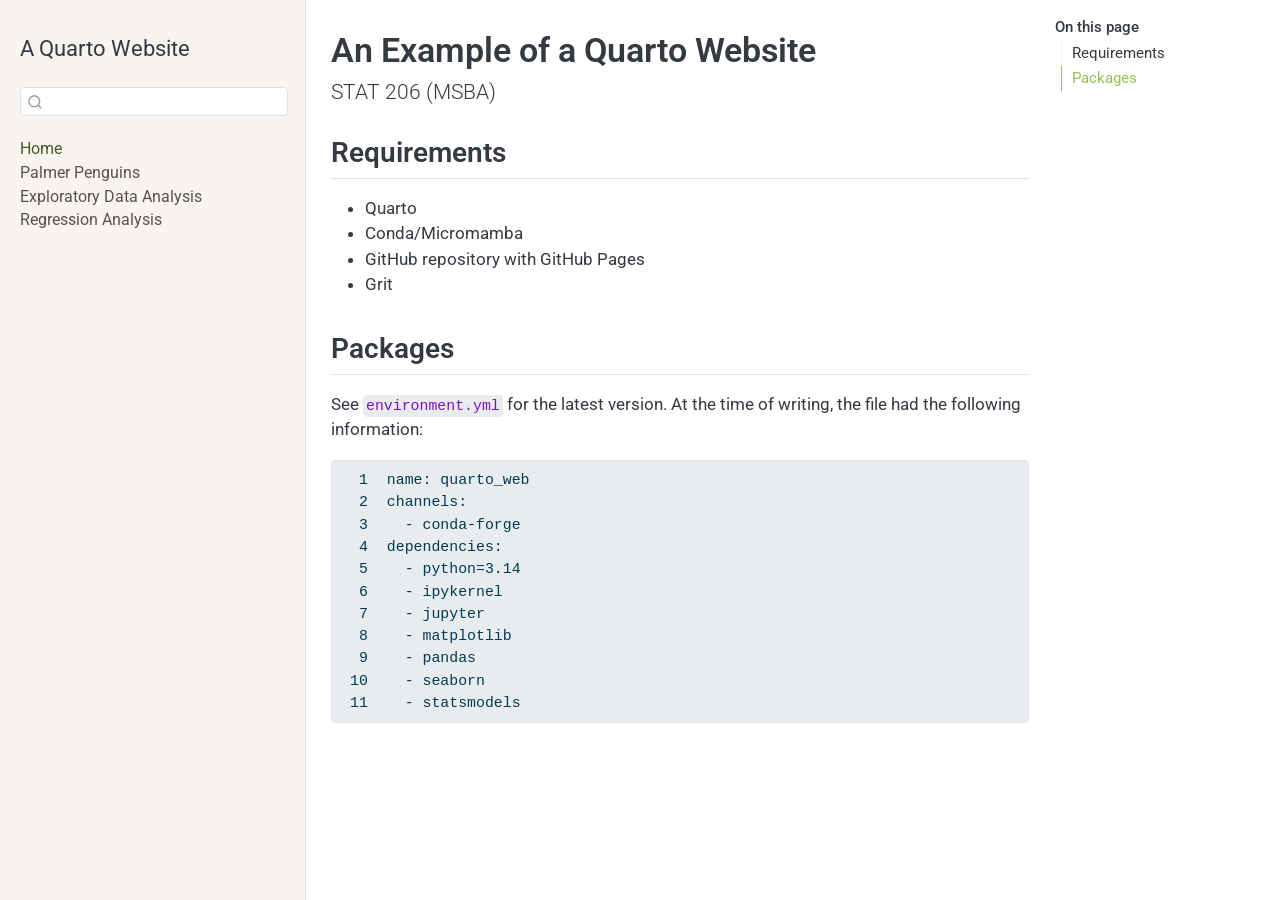
<file: index.html>
<!DOCTYPE html>
<html xmlns="http://www.w3.org/1999/xhtml" lang="en" xml:lang="en"><head>

<meta charset="utf-8">
<meta name="generator" content="quarto-1.9.38">

<meta name="viewport" content="width=device-width, initial-scale=1.0, user-scalable=yes">


<title>An Example of a Quarto Website</title>
<style>
/* Default styles provided by pandoc.
** See https://pandoc.org/MANUAL.html#variables-for-html for config info.
*/
code{white-space: pre-wrap;}
span.smallcaps{font-variant: small-caps;}
div.columns{display: flex; gap: min(4vw, 1.5em);}
div.column{flex: auto; overflow-x: auto;}
div.hanging-indent{margin-left: 1.5em; text-indent: -1.5em;}
ul.task-list{list-style: none;}
ul.task-list li input[type="checkbox"] {
  width: 0.8em;
  margin: 0 0.8em 0.2em -1em; /* quarto-specific, see https://github.com/quarto-dev/quarto-cli/issues/4556 */ 
  vertical-align: middle;
}
/* CSS for syntax highlighting */
html { -webkit-text-size-adjust: 100%; }
pre > code.sourceCode { white-space: pre; position: relative; }
pre > code.sourceCode > span { display: inline-block; line-height: 1.25; }
pre > code.sourceCode > span:empty { height: 1.2em; }
.sourceCode { overflow: visible; }
code.sourceCode > span { color: inherit; text-decoration: inherit; }
div.sourceCode { margin: 1em 0; }
pre.sourceCode { margin: 0; }
@media screen {
div.sourceCode { overflow: auto; }
}
@media print {
pre > code.sourceCode { white-space: pre-wrap; }
pre > code.sourceCode > span { text-indent: -5em; padding-left: 5em; }
}
pre.numberSource code
  { counter-reset: source-line 0; }
pre.numberSource code > span
  { position: relative; left: -4em; counter-increment: source-line; }
pre.numberSource code > span > a:first-child::before
  { content: counter(source-line);
    position: relative; left: -1em; text-align: right; vertical-align: baseline;
    border: none; display: inline-block;
    -webkit-touch-callout: none; -webkit-user-select: none;
    -khtml-user-select: none; -moz-user-select: none;
    -ms-user-select: none; user-select: none;
    padding: 0 4px; width: 4em;
  }
pre.numberSource { margin-left: 3em;  padding-left: 4px; }
div.sourceCode
  {   }
@media screen {
pre > code.sourceCode > span > a:first-child::before { text-decoration: underline; }
}
</style>


<script src="site_libs/quarto-nav/quarto-nav.js"></script>
<script src="site_libs/quarto-nav/headroom.min.js"></script>
<script src="site_libs/clipboard/clipboard.min.js"></script>
<script src="site_libs/quarto-search/autocomplete.umd.js"></script>
<script src="site_libs/quarto-search/fuse.min.js"></script>
<script src="site_libs/quarto-search/quarto-search.js"></script>
<meta name="quarto:offset" content="./">
<script src="site_libs/quarto-html/quarto.js" type="module"></script>
<script src="site_libs/quarto-html/tabsets/tabsets.js" type="module"></script>
<script src="site_libs/quarto-html/popper.min.js"></script>
<script src="site_libs/quarto-html/tippy.umd.min.js"></script>
<script src="site_libs/quarto-html/anchor.min.js"></script>
<link href="site_libs/quarto-html/tippy.css" rel="stylesheet">
<link href="site_libs/quarto-html/quarto-syntax-highlighting-15634bcf2e68342d4ad2dfa704d543f6.css" rel="stylesheet" id="quarto-text-highlighting-styles">
<script src="site_libs/bootstrap/bootstrap.min.js"></script>
<link href="site_libs/bootstrap/bootstrap-icons.css" rel="stylesheet">
<link href="site_libs/bootstrap/bootstrap-e8914302cfda1c6bef5c8b62f1d7650b.min.css" rel="stylesheet" append-hash="true" id="quarto-bootstrap" data-mode="light">
<script id="quarto-search-options" type="application/json">{
  "location": "sidebar",
  "copy-button": false,
  "collapse-after": 3,
  "panel-placement": "start",
  "type": "textbox",
  "limit": 50,
  "keyboard-shortcut": [
    "f",
    "/",
    "s"
  ],
  "show-item-context": false,
  "language": {
    "search-no-results-text": "No results",
    "search-matching-documents-text": "matching documents",
    "search-copy-link-title": "Copy link to search",
    "search-hide-matches-text": "Hide additional matches",
    "search-more-match-text": "more match in this document",
    "search-more-matches-text": "more matches in this document",
    "search-clear-button-title": "Clear",
    "search-text-placeholder": "",
    "search-detached-cancel-button-title": "Cancel",
    "search-submit-button-title": "Submit",
    "search-label": "Search"
  }
}</script>


</head>

<body class="nav-sidebar docked quarto-light">

<div id="quarto-search-results"></div>
  <header id="quarto-header" class="headroom fixed-top">
  <nav class="quarto-secondary-nav">
    <div class="container-fluid d-flex">
      <button type="button" class="quarto-btn-toggle btn" data-bs-toggle="collapse" role="button" data-bs-target=".quarto-sidebar-collapse-item" aria-controls="quarto-sidebar" aria-expanded="false" aria-label="Toggle sidebar navigation" onclick="if (window.quartoToggleHeadroom) { window.quartoToggleHeadroom(); }">
        <i class="bi bi-layout-text-sidebar-reverse"></i>
      </button>
        <nav class="quarto-page-breadcrumbs" aria-label="breadcrumb"><ol class="breadcrumb"><li class="breadcrumb-item"><a href="./index.html">Home</a></li></ol></nav>
        <a class="flex-grow-1" role="navigation" data-bs-toggle="collapse" data-bs-target=".quarto-sidebar-collapse-item" aria-controls="quarto-sidebar" aria-expanded="false" aria-label="Toggle sidebar navigation" onclick="if (window.quartoToggleHeadroom) { window.quartoToggleHeadroom(); }">      
        </a>
      <button type="button" class="btn quarto-search-button" aria-label="Search" onclick="window.quartoOpenSearch();">
        <i class="bi bi-search"></i>
      </button>
    </div>
  </nav>
</header>
<!-- content -->
<div id="quarto-content" class="quarto-container page-columns page-rows-contents page-layout-article">
<!-- sidebar -->
  <nav id="quarto-sidebar" class="sidebar collapse collapse-horizontal quarto-sidebar-collapse-item sidebar-navigation docked overflow-auto">
    <div class="pt-lg-2 mt-2 text-left sidebar-header">
    <div class="sidebar-title mb-0 py-0">
      <a href="./">A Quarto Website</a> 
    </div>
      </div>
        <div class="mt-2 flex-shrink-0 align-items-center">
        <div class="sidebar-search">
        <div id="quarto-search" class="" title="Search"></div>
        </div>
        </div>
    <div class="sidebar-menu-container"> 
    <ul class="list-unstyled mt-1">
        <li class="sidebar-item">
  <div class="sidebar-item-container"> 
  <a href="./index.html" class="sidebar-item-text sidebar-link active">
 <span class="menu-text">Home</span></a>
  </div>
</li>
        <li class="sidebar-item">
  <div class="sidebar-item-container"> 
  <a href="./intro.html" class="sidebar-item-text sidebar-link">
 <span class="menu-text">Palmer Penguins</span></a>
  </div>
</li>
        <li class="sidebar-item">
  <div class="sidebar-item-container"> 
  <a href="./eda.html" class="sidebar-item-text sidebar-link">
 <span class="menu-text">Exploratory Data Analysis</span></a>
  </div>
</li>
        <li class="sidebar-item">
  <div class="sidebar-item-container"> 
  <a href="./regression.html" class="sidebar-item-text sidebar-link">
 <span class="menu-text">Regression Analysis</span></a>
  </div>
</li>
    </ul>
    </div>
</nav>
<div id="quarto-sidebar-glass" class="quarto-sidebar-collapse-item" data-bs-toggle="collapse" data-bs-target=".quarto-sidebar-collapse-item"></div>
<!-- margin-sidebar -->
    <div id="quarto-margin-sidebar" class="sidebar margin-sidebar">
        <nav id="TOC" role="doc-toc" class="toc-active">
    <h2 id="toc-title">On this page</h2>
   
  <ul>
  <li><a href="#requirements" id="toc-requirements" class="nav-link active" data-scroll-target="#requirements">Requirements</a></li>
  <li><a href="#packages" id="toc-packages" class="nav-link" data-scroll-target="#packages">Packages</a></li>
  </ul>
</nav>
    </div>
<!-- main -->
<main class="content" id="quarto-document-content">

<header id="title-block-header" class="quarto-title-block default">
<div class="quarto-title">
<h1 class="title">An Example of a Quarto Website</h1>
<p class="subtitle lead">STAT 206 (MSBA)</p>
</div>



<div class="quarto-title-meta">

    
  
    
  </div>
  


</header>


<section id="requirements" class="level2">
<h2 class="anchored" data-anchor-id="requirements">Requirements</h2>
<ul>
<li>Quarto</li>
<li>Conda/Micromamba</li>
<li>GitHub repository with GitHub Pages</li>
<li>Grit</li>
</ul>
</section>
<section id="packages" class="level2">
<h2 class="anchored" data-anchor-id="packages">Packages</h2>
<p>See <code>environment.yml</code> for the latest version. At the time of writing, the file had the following information:</p>
<div class="code-copy-outer-scaffold"><div class="sourceCode" id="cb1"><pre class="sourceCode numberSource {text} number-lines code-with-copy"><code class="sourceCode"><span id="cb1-1"><a href="#cb1-1"></a>name: quarto_web</span>
<span id="cb1-2"><a href="#cb1-2"></a>channels:</span>
<span id="cb1-3"><a href="#cb1-3"></a>  - conda-forge</span>
<span id="cb1-4"><a href="#cb1-4"></a>dependencies:</span>
<span id="cb1-5"><a href="#cb1-5"></a>  - python=3.14</span>
<span id="cb1-6"><a href="#cb1-6"></a>  - ipykernel</span>
<span id="cb1-7"><a href="#cb1-7"></a>  - jupyter</span>
<span id="cb1-8"><a href="#cb1-8"></a>  - matplotlib</span>
<span id="cb1-9"><a href="#cb1-9"></a>  - pandas</span>
<span id="cb1-10"><a href="#cb1-10"></a>  - seaborn</span>
<span id="cb1-11"><a href="#cb1-11"></a>  - statsmodels</span></code></pre></div><button title="Copy to Clipboard" class="code-copy-button"><i class="bi"></i></button></div>


</section>

</main> <!-- /main -->
<script id="quarto-html-after-body" type="application/javascript">
  window.document.addEventListener("DOMContentLoaded", function (event) {
    const icon = "";
    const anchorJS = new window.AnchorJS();
    anchorJS.options = {
      placement: 'right',
      icon: icon
    };
    anchorJS.add('.anchored');
    const isCodeAnnotation = (el) => {
      for (const clz of el.classList) {
        if (clz.startsWith('code-annotation-')) {                     
          return true;
        }
      }
      return false;
    }
    const onCopySuccess = function(e) {
      // button target
      const button = e.trigger;
      // don't keep focus
      button.blur();
      // flash "checked"
      button.classList.add('code-copy-button-checked');
      var currentTitle = button.getAttribute("title");
      button.setAttribute("title", "Copied!");
      let tooltip;
      if (window.bootstrap) {
        button.setAttribute("data-bs-toggle", "tooltip");
        button.setAttribute("data-bs-placement", "left");
        button.setAttribute("data-bs-title", "Copied!");
        tooltip = new bootstrap.Tooltip(button, 
          { trigger: "manual", 
            customClass: "code-copy-button-tooltip",
            offset: [0, -8]});
        tooltip.show();    
      }
      setTimeout(function() {
        if (tooltip) {
          tooltip.hide();
          button.removeAttribute("data-bs-title");
          button.removeAttribute("data-bs-toggle");
          button.removeAttribute("data-bs-placement");
        }
        button.setAttribute("title", currentTitle);
        button.classList.remove('code-copy-button-checked');
      }, 1000);
      // clear code selection
      e.clearSelection();
    }
    const getTextToCopy = function(trigger) {
      const outerScaffold = trigger.parentElement.cloneNode(true);
      const codeEl = outerScaffold.querySelector('code');
      for (const childEl of codeEl.children) {
        if (isCodeAnnotation(childEl)) {
          childEl.remove();
        }
      }
      return codeEl.innerText;
    }
    const clipboard = new window.ClipboardJS('.code-copy-button:not([data-in-quarto-modal])', {
      text: getTextToCopy
    });
    clipboard.on('success', onCopySuccess);
    if (window.document.getElementById('quarto-embedded-source-code-modal')) {
      const clipboardModal = new window.ClipboardJS('.code-copy-button[data-in-quarto-modal]', {
        text: getTextToCopy,
        container: window.document.getElementById('quarto-embedded-source-code-modal')
      });
      clipboardModal.on('success', onCopySuccess);
    }
      var localhostRegex = new RegExp(/^(?:http|https):\/\/localhost\:?[0-9]*\//);
      var mailtoRegex = new RegExp(/^mailto:/);
        var filterRegex = new RegExp("https:\/\/UCR-STAT-206\.github\.io\/QuartoWebsiteExample\/");
      var isInternal = (href) => {
          return filterRegex.test(href) || localhostRegex.test(href) || mailtoRegex.test(href);
      }
      // Inspect non-navigation links and adorn them if external
     var links = window.document.querySelectorAll('a[href]:not(.nav-link):not(.navbar-brand):not(.toc-action):not(.sidebar-link):not(.sidebar-item-toggle):not(.pagination-link):not(.no-external):not([aria-hidden]):not(.dropdown-item):not(.quarto-navigation-tool):not(.about-link)');
      for (var i=0; i<links.length; i++) {
        const link = links[i];
        if (!isInternal(link.href)) {
          // undo the damage that might have been done by quarto-nav.js in the case of
          // links that we want to consider external
          if (link.dataset.originalHref !== undefined) {
            link.href = link.dataset.originalHref;
          }
        }
      }
    function tippyHover(el, contentFn, onTriggerFn, onUntriggerFn) {
      const config = {
        allowHTML: true,
        maxWidth: 500,
        delay: 100,
        arrow: false,
        appendTo: function(el) {
            return el.parentElement;
        },
        interactive: true,
        interactiveBorder: 10,
        theme: 'quarto',
        placement: 'bottom-start',
      };
      if (contentFn) {
        config.content = contentFn;
      }
      if (onTriggerFn) {
        config.onTrigger = onTriggerFn;
      }
      if (onUntriggerFn) {
        config.onUntrigger = onUntriggerFn;
      }
      window.tippy(el, config); 
    }
    const noterefs = window.document.querySelectorAll('a[role="doc-noteref"]');
    for (var i=0; i<noterefs.length; i++) {
      const ref = noterefs[i];
      tippyHover(ref, function() {
        // use id or data attribute instead here
        let href = ref.getAttribute('data-footnote-href') || ref.getAttribute('href');
        try { href = new URL(href).hash; } catch {}
        const id = href.replace(/^#\/?/, "");
        const note = window.document.getElementById(id);
        if (note) {
          return note.innerHTML;
        } else {
          return "";
        }
      });
    }
    const xrefs = window.document.querySelectorAll('a.quarto-xref');
    const processXRef = (id, note) => {
      // Strip column container classes
      const stripColumnClz = (el) => {
        el.classList.remove("page-full", "page-columns");
        if (el.children) {
          for (const child of el.children) {
            stripColumnClz(child);
          }
        }
      }
      stripColumnClz(note)
      if (id === null || id.startsWith('sec-')) {
        // Special case sections, only their first couple elements
        const container = document.createElement("div");
        if (note.children && note.children.length > 2) {
          container.appendChild(note.children[0].cloneNode(true));
          for (let i = 1; i < note.children.length; i++) {
            const child = note.children[i];
            if (child.tagName === "P" && child.innerText === "") {
              continue;
            } else {
              container.appendChild(child.cloneNode(true));
              break;
            }
          }
          if (window.Quarto?.typesetMath) {
            window.Quarto.typesetMath(container);
          }
          return container.innerHTML
        } else {
          if (window.Quarto?.typesetMath) {
            window.Quarto.typesetMath(note);
          }
          return note.innerHTML;
        }
      } else {
        // Remove any anchor links if they are present
        const anchorLink = note.querySelector('a.anchorjs-link');
        if (anchorLink) {
          anchorLink.remove();
        }
        if (window.Quarto?.typesetMath) {
          window.Quarto.typesetMath(note);
        }
        if (note.classList.contains("callout")) {
          return note.outerHTML;
        } else {
          return note.innerHTML;
        }
      }
    }
    for (var i=0; i<xrefs.length; i++) {
      const xref = xrefs[i];
      tippyHover(xref, undefined, function(instance) {
        instance.disable();
        let url = xref.getAttribute('href');
        let hash = undefined; 
        if (url.startsWith('#')) {
          hash = url;
        } else {
          try { hash = new URL(url).hash; } catch {}
        }
        if (hash) {
          const id = hash.replace(/^#\/?/, "");
          const note = window.document.getElementById(id);
          if (note !== null) {
            try {
              const html = processXRef(id, note.cloneNode(true));
              instance.setContent(html);
            } finally {
              instance.enable();
              instance.show();
            }
          } else {
            // See if we can fetch this
            fetch(url.split('#')[0])
            .then(res => res.text())
            .then(html => {
              const parser = new DOMParser();
              const htmlDoc = parser.parseFromString(html, "text/html");
              const note = htmlDoc.getElementById(id);
              if (note !== null) {
                const html = processXRef(id, note);
                instance.setContent(html);
              } 
            }).finally(() => {
              instance.enable();
              instance.show();
            });
          }
        } else {
          // See if we can fetch a full url (with no hash to target)
          // This is a special case and we should probably do some content thinning / targeting
          fetch(url)
          .then(res => res.text())
          .then(html => {
            const parser = new DOMParser();
            const htmlDoc = parser.parseFromString(html, "text/html");
            const note = htmlDoc.querySelector('main.content');
            if (note !== null) {
              // This should only happen for chapter cross references
              // (since there is no id in the URL)
              // remove the first header
              if (note.children.length > 0 && note.children[0].tagName === "HEADER") {
                note.children[0].remove();
              }
              const html = processXRef(null, note);
              instance.setContent(html);
            } 
          }).finally(() => {
            instance.enable();
            instance.show();
          });
        }
      }, function(instance) {
      });
    }
        let selectedAnnoteEl;
        const selectorForAnnotation = ( cell, annotation) => {
          let cellAttr = 'data-code-cell="' + cell + '"';
          let lineAttr = 'data-code-annotation="' +  annotation + '"';
          const selector = 'span[' + cellAttr + '][' + lineAttr + ']';
          return selector;
        }
        const selectCodeLines = (annoteEl) => {
          const doc = window.document;
          const targetCell = annoteEl.getAttribute("data-target-cell");
          const targetAnnotation = annoteEl.getAttribute("data-target-annotation");
          const annoteSpan = window.document.querySelector(selectorForAnnotation(targetCell, targetAnnotation));
          const lines = annoteSpan.getAttribute("data-code-lines").split(",");
          const lineIds = lines.map((line) => {
            return targetCell + "-" + line;
          })
          let top = null;
          let height = null;
          let parent = null;
          if (lineIds.length > 0) {
              //compute the position of the single el (top and bottom and make a div)
              const el = window.document.getElementById(lineIds[0]);
              top = el.offsetTop;
              height = el.offsetHeight;
              parent = el.parentElement.parentElement;
            if (lineIds.length > 1) {
              const lastEl = window.document.getElementById(lineIds[lineIds.length - 1]);
              const bottom = lastEl.offsetTop + lastEl.offsetHeight;
              height = bottom - top;
            }
            if (top !== null && height !== null && parent !== null) {
              // cook up a div (if necessary) and position it 
              let div = window.document.getElementById("code-annotation-line-highlight");
              if (div === null) {
                div = window.document.createElement("div");
                div.setAttribute("id", "code-annotation-line-highlight");
                div.style.position = 'absolute';
                parent.appendChild(div);
              }
              div.style.top = top - 2 + "px";
              div.style.height = height + 4 + "px";
              div.style.left = 0;
              let gutterDiv = window.document.getElementById("code-annotation-line-highlight-gutter");
              if (gutterDiv === null) {
                gutterDiv = window.document.createElement("div");
                gutterDiv.setAttribute("id", "code-annotation-line-highlight-gutter");
                gutterDiv.style.position = 'absolute';
                const codeCell = window.document.getElementById(targetCell);
                const gutter = codeCell.querySelector('.code-annotation-gutter');
                gutter.appendChild(gutterDiv);
              }
              gutterDiv.style.top = top - 2 + "px";
              gutterDiv.style.height = height + 4 + "px";
            }
            selectedAnnoteEl = annoteEl;
          }
        };
        const unselectCodeLines = () => {
          const elementsIds = ["code-annotation-line-highlight", "code-annotation-line-highlight-gutter"];
          elementsIds.forEach((elId) => {
            const div = window.document.getElementById(elId);
            if (div) {
              div.remove();
            }
          });
          selectedAnnoteEl = undefined;
        };
          // Handle positioning of the toggle
      window.addEventListener(
        "resize",
        throttle(() => {
          elRect = undefined;
          if (selectedAnnoteEl) {
            selectCodeLines(selectedAnnoteEl);
          }
        }, 10)
      );
      function throttle(fn, ms) {
      let throttle = false;
      let timer;
        return (...args) => {
          if(!throttle) { // first call gets through
              fn.apply(this, args);
              throttle = true;
          } else { // all the others get throttled
              if(timer) clearTimeout(timer); // cancel #2
              timer = setTimeout(() => {
                fn.apply(this, args);
                timer = throttle = false;
              }, ms);
          }
        };
      }
        // Attach click handler to the DT
        const annoteDls = window.document.querySelectorAll('dt[data-target-cell]');
        for (const annoteDlNode of annoteDls) {
          annoteDlNode.addEventListener('click', (event) => {
            const clickedEl = event.target;
            if (clickedEl !== selectedAnnoteEl) {
              unselectCodeLines();
              const activeEl = window.document.querySelector('dt[data-target-cell].code-annotation-active');
              if (activeEl) {
                activeEl.classList.remove('code-annotation-active');
              }
              selectCodeLines(clickedEl);
              clickedEl.classList.add('code-annotation-active');
            } else {
              // Unselect the line
              unselectCodeLines();
              clickedEl.classList.remove('code-annotation-active');
            }
          });
        }
    const findCites = (el) => {
      const parentEl = el.parentElement;
      if (parentEl) {
        const cites = parentEl.dataset.cites;
        if (cites) {
          return {
            el,
            cites: cites.split(' ')
          };
        } else {
          return findCites(el.parentElement)
        }
      } else {
        return undefined;
      }
    };
    var bibliorefs = window.document.querySelectorAll('a[role="doc-biblioref"]');
    for (var i=0; i<bibliorefs.length; i++) {
      const ref = bibliorefs[i];
      const citeInfo = findCites(ref);
      if (citeInfo) {
        tippyHover(citeInfo.el, function() {
          var popup = window.document.createElement('div');
          citeInfo.cites.forEach(function(cite) {
            var citeDiv = window.document.createElement('div');
            citeDiv.classList.add('hanging-indent');
            citeDiv.classList.add('csl-entry');
            var biblioDiv = window.document.getElementById('ref-' + cite);
            if (biblioDiv) {
              citeDiv.innerHTML = biblioDiv.innerHTML;
            }
            popup.appendChild(citeDiv);
          });
          return popup.innerHTML;
        });
      }
    }
  });
  </script>
</div> <!-- /content -->




</body></html>
</file>
<file: site_libs/quarto-html/tippy.css>
.tippy-box[data-animation=fade][data-state=hidden]{opacity:0}[data-tippy-root]{max-width:calc(100vw - 10px)}.tippy-box{position:relative;background-color:#333;color:#fff;border-radius:4px;font-size:14px;line-height:1.4;white-space:normal;outline:0;transition-property:transform,visibility,opacity}.tippy-box[data-placement^=top]>.tippy-arrow{bottom:0}.tippy-box[data-placement^=top]>.tippy-arrow:before{bottom:-7px;left:0;border-width:8px 8px 0;border-top-color:initial;transform-origin:center top}.tippy-box[data-placement^=bottom]>.tippy-arrow{top:0}.tippy-box[data-placement^=bottom]>.tippy-arrow:before{top:-7px;left:0;border-width:0 8px 8px;border-bottom-color:initial;transform-origin:center bottom}.tippy-box[data-placement^=left]>.tippy-arrow{right:0}.tippy-box[data-placement^=left]>.tippy-arrow:before{border-width:8px 0 8px 8px;border-left-color:initial;right:-7px;transform-origin:center left}.tippy-box[data-placement^=right]>.tippy-arrow{left:0}.tippy-box[data-placement^=right]>.tippy-arrow:before{left:-7px;border-width:8px 8px 8px 0;border-right-color:initial;transform-origin:center right}.tippy-box[data-inertia][data-state=visible]{transition-timing-function:cubic-bezier(.54,1.5,.38,1.11)}.tippy-arrow{width:16px;height:16px;color:#333}.tippy-arrow:before{content:"";position:absolute;border-color:transparent;border-style:solid}.tippy-content{position:relative;padding:5px 9px;z-index:1}
</file>
<file: site_libs/quarto-html/quarto-syntax-highlighting-15634bcf2e68342d4ad2dfa704d543f6.css>
/* quarto syntax highlight colors */
:root {
  --quarto-hl-ot-color: #003B4F;
  --quarto-hl-at-color: #657422;
  --quarto-hl-ss-color: #20794D;
  --quarto-hl-an-color: #5E5E5E;
  --quarto-hl-fu-color: #4758AB;
  --quarto-hl-st-color: #20794D;
  --quarto-hl-cf-color: #003B4F;
  --quarto-hl-op-color: #5E5E5E;
  --quarto-hl-er-color: #AD0000;
  --quarto-hl-bn-color: #AD0000;
  --quarto-hl-al-color: #AD0000;
  --quarto-hl-va-color: #111111;
  --quarto-hl-bu-color: inherit;
  --quarto-hl-ex-color: inherit;
  --quarto-hl-pp-color: #AD0000;
  --quarto-hl-in-color: #5E5E5E;
  --quarto-hl-vs-color: #20794D;
  --quarto-hl-wa-color: #5E5E5E;
  --quarto-hl-do-color: #5E5E5E;
  --quarto-hl-im-color: #00769E;
  --quarto-hl-ch-color: #20794D;
  --quarto-hl-dt-color: #AD0000;
  --quarto-hl-fl-color: #AD0000;
  --quarto-hl-co-color: #5E5E5E;
  --quarto-hl-cv-color: #5E5E5E;
  --quarto-hl-cn-color: #8f5902;
  --quarto-hl-sc-color: #5E5E5E;
  --quarto-hl-dv-color: #AD0000;
  --quarto-hl-kw-color: #003B4F;
}

/* other quarto variables */
:root {
  --quarto-font-monospace: SFMono-Regular, Menlo, Monaco, Consolas, "Liberation Mono", "Courier New", monospace;
}

/* syntax highlight based on Pandoc's rules */
pre > code.sourceCode > span {
  color: #003B4F;
}

code.sourceCode > span {
  color: #003B4F;
}

div.sourceCode,
div.sourceCode pre.sourceCode {
  color: #003B4F;
}

/* Normal */
code span {
  color: #003B4F;
}

/* Alert */
code span.al {
  color: #AD0000;
  font-style: inherit;
}

/* Annotation */
code span.an {
  color: #5E5E5E;
  font-style: inherit;
}

/* Attribute */
code span.at {
  color: #657422;
  font-style: inherit;
}

/* BaseN */
code span.bn {
  color: #AD0000;
  font-style: inherit;
}

/* BuiltIn */
code span.bu {
  font-style: inherit;
}

/* ControlFlow */
code span.cf {
  color: #003B4F;
  font-weight: bold;
  font-style: inherit;
}

/* Char */
code span.ch {
  color: #20794D;
  font-style: inherit;
}

/* Constant */
code span.cn {
  color: #8f5902;
  font-style: inherit;
}

/* Comment */
code span.co {
  color: #5E5E5E;
  font-style: inherit;
}

/* CommentVar */
code span.cv {
  color: #5E5E5E;
  font-style: italic;
}

/* Documentation */
code span.do {
  color: #5E5E5E;
  font-style: italic;
}

/* DataType */
code span.dt {
  color: #AD0000;
  font-style: inherit;
}

/* DecVal */
code span.dv {
  color: #AD0000;
  font-style: inherit;
}

/* Error */
code span.er {
  color: #AD0000;
  font-style: inherit;
}

/* Extension */
code span.ex {
  font-style: inherit;
}

/* Float */
code span.fl {
  color: #AD0000;
  font-style: inherit;
}

/* Function */
code span.fu {
  color: #4758AB;
  font-style: inherit;
}

/* Import */
code span.im {
  color: #00769E;
  font-style: inherit;
}

/* Information */
code span.in {
  color: #5E5E5E;
  font-style: inherit;
}

/* Keyword */
code span.kw {
  color: #003B4F;
  font-weight: bold;
  font-style: inherit;
}

/* Operator */
code span.op {
  color: #5E5E5E;
  font-style: inherit;
}

/* Other */
code span.ot {
  color: #003B4F;
  font-style: inherit;
}

/* Preprocessor */
code span.pp {
  color: #AD0000;
  font-style: inherit;
}

/* SpecialChar */
code span.sc {
  color: #5E5E5E;
  font-style: inherit;
}

/* SpecialString */
code span.ss {
  color: #20794D;
  font-style: inherit;
}

/* String */
code span.st {
  color: #20794D;
  font-style: inherit;
}

/* Variable */
code span.va {
  color: #111111;
  font-style: inherit;
}

/* VerbatimString */
code span.vs {
  color: #20794D;
  font-style: inherit;
}

/* Warning */
code span.wa {
  color: #5E5E5E;
  font-style: italic;
}

.prevent-inlining {
  content: "</";
}

/*# sourceMappingURL=f23921c56f73e400b49028c9186a1aa0.css.map */
</file>
